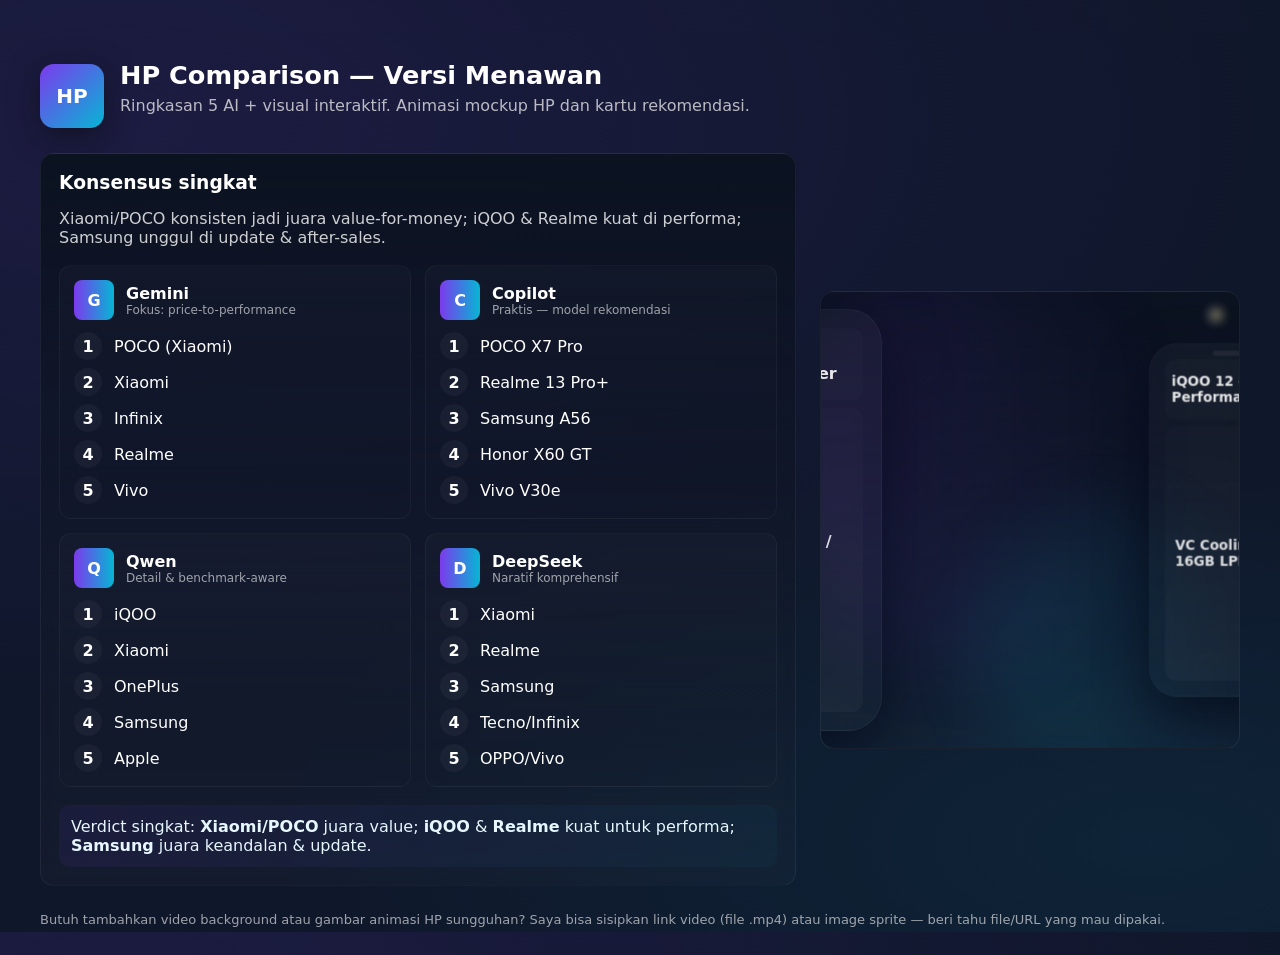
<file: html/hpcompare.html>
<!doctype html>
<html lang="id">
<head>
  <meta charset="utf-8" />
  <meta name="viewport" content="width=device-width,initial-scale=1" />
  <title>HP Comparison — Versi GPT-5 Thinking mini (Menawan)</title>
  <style>
    :root{
      --bg1:#0f172a; /* dark navy */
      --accent1:#7c3aed; /* purple */
      --accent2:#06b6d4; /* teal */
      --card:#0b1220;
      --glass: rgba(255,255,255,0.06);
      --glass-2: rgba(255,255,255,0.03);
      --glass-border: rgba(255,255,255,0.06);
      color-scheme: dark;
    }
    html,body{height:100%;margin:0;font-family:Inter, ui-sans-serif, system-ui, -apple-system, "Segoe UI", Roboto, "Helvetica Neue", Arial; background: radial-gradient(1200px 600px at 10% 10%, rgba(124,58,237,0.12), transparent), radial-gradient(900px 400px at 90% 90%, rgba(6,182,212,0.08), transparent), var(--bg1);}
    .wrap{max-width:1200px;margin:32px auto;padding:28px;}

    header{display:flex;gap:16px;align-items:center;}
    .logo{width:64px;height:64px;border-radius:14px;background:linear-gradient(135deg,var(--accent1),var(--accent2));display:flex;align-items:center;justify-content:center;color:white;font-weight:700;font-size:20px;box-shadow:0 8px 30px rgba(12,12,20,0.6);}
    h1{color:#fff;font-size:1.6rem;margin:0}
    p.lead{color:rgba(255,255,255,0.7);margin-top:6px}

    /* hero */
    .hero{display:grid;grid-template-columns:1fr 420px;gap:24px;margin-top:22px;align-items:center}
    .panel{background:linear-gradient(180deg, var(--card), rgba(255,255,255,0.02));border-radius:14px;padding:18px;border:1px solid var(--glass-border);backdrop-filter:blur(6px);}

    /* animated phone stage */
    .stage{height:420px;display:flex;align-items:center;justify-content:center;position:relative;overflow:hidden}

    /* floating & rotating subtle rings */
    .ring{position:absolute;border-radius:50%;filter:blur(40px);opacity:0.12}
    .ring.one{width:420px;height:420px;left:-60px;top:-40px;background:linear-gradient(90deg,var(--accent1),transparent)}
    .ring.two{width:280px;height:280px;right:-20px;bottom:-40px;background:linear-gradient(90deg,var(--accent2),transparent)}

    /* phone mockups */
    .phone-carousel{display:flex;gap:22px;align-items:center;transform-style:preserve-3d;perspective:1200px}
    .phone{width:200px;height:420px;border-radius:34px;background:linear-gradient(180deg, rgba(255,255,255,0.03), rgba(255,255,255,0.01));box-shadow:0 24px 60px rgba(2,6,23,0.6);position:relative;border:1px solid rgba(255,255,255,0.04);overflow:hidden;display:flex;flex-direction:column}
    .phone::after{content:'';position:absolute;left:50%;top:8px;transform:translateX(-50%);width:50px;height:6px;border-radius:3px;background:rgba(255,255,255,0.06)}
    .screen{flex:1;padding:18px;display:flex;flex-direction:column;gap:8px}
    .notch{height:6px}

    /* subtle animation for phones */
    @keyframes floaty{0%{transform:translateY(0) rotateY(-8deg) translateZ(0)}50%{transform:translateY(-12px) rotateY(8deg) translateZ(12px)}100%{transform:translateY(0) rotateY(-8deg) translateZ(0)}}
    .phone{animation:floaty 5s ease-in-out infinite}

    .phone .mock-app{height:56px;background:linear-gradient(90deg, rgba(255,255,255,0.02), rgba(255,255,255,0.01));border-radius:12px;padding:8px;color:rgba(255,255,255,0.9);font-weight:600;display:flex;align-items:center;gap:10px}
    .mock-screen{flex:1;background:linear-gradient(180deg, rgba(255,255,255,0.01), rgba(255,255,255,0.03));border-radius:12px;padding:12px;display:flex;align-items:center;justify-content:center;color:rgba(255,255,255,0.85);font-weight:700}

    /* carousel controls */
    .controls{display:flex;gap:10px;justify-content:center;margin-top:14px}
    .dot{width:10px;height:10px;border-radius:50%;background:rgba(255,255,255,0.12);cursor:pointer}
    .dot.active{background:linear-gradient(90deg,var(--accent1),var(--accent2));box-shadow:0 6px 20px rgba(124,58,237,0.18)}

    /* ai-cards */
    .ai-grid{display:grid;grid-template-columns:repeat(2,1fr);gap:14px}
    .ai-card{padding:14px;border-radius:12px;background:linear-gradient(180deg, rgba(255,255,255,0.02), transparent);border:1px solid rgba(255,255,255,0.04);transition:transform .25s, box-shadow .25s}
    .ai-card:hover{transform:translateY(-8px);box-shadow:0 30px 60px rgba(2,6,23,0.6)}
    .ai-title{display:flex;align-items:center;gap:12px}
    .ai-badge{width:40px;height:40px;border-radius:8px;background:linear-gradient(90deg,var(--accent1),var(--accent2));color:white;display:flex;align-items:center;justify-content:center;font-weight:700}
    .ranking{margin-top:12px;display:flex;flex-direction:column;gap:8px}
    .rank-item{display:flex;align-items:center;gap:12px}
    .rank-num{width:28px;height:28px;border-radius:50%;background:rgba(255,255,255,0.04);display:flex;align-items:center;justify-content:center;font-weight:700}

    /* insight box */
    .insight{margin-top:18px;padding:12px;border-radius:10px;background:linear-gradient(90deg, rgba(124,58,237,0.08), rgba(6,182,212,0.04));color:#e6f7ff}

    footer{margin-top:26px;color:rgba(255,255,255,0.6);font-size:13px}

    /* responsive */
    @media (max-width:980px){.hero{grid-template-columns:1fr}.ai-grid{grid-template-columns:1fr}.phone-carousel{transform:scale(.86)}}

    /* small sparkle animation */
    .sparkle{position:absolute;right:18px;top:18px;width:10px;height:10px;background:linear-gradient(90deg,#fff,#ffd966);border-radius:50%;filter:blur(6px);opacity:0.9;animation:blink 2s infinite}
    @keyframes blink{0%{opacity:.1;transform:scale(.7)}50%{opacity:1;transform:scale(1.4)}100%{opacity:.1;transform:scale(.7)}}

  </style>
</head>
<body>
  <div class="wrap">
    <header>
      <div class="logo">HP</div>
      <div>
        <h1>HP Comparison — Versi Menawan</h1>
        <p class="lead">Ringkasan 5 AI + visual interaktif. Animasi mockup HP dan kartu rekomendasi.</p>
      </div>
    </header>

    <section class="hero">
      <div class="panel">
        <h3 style="color:#fff;margin:0 0 8px 0">Konsensus singkat</h3>
        <p style="color:rgba(255,255,255,0.8)">Xiaomi/POCO konsisten jadi juara value-for-money; iQOO & Realme kuat di performa; Samsung unggul di update & after-sales.</p>

        <div style="margin-top:18px" class="ai-grid">
          <div class="ai-card">
            <div class="ai-title"><div class="ai-badge">G</div><div><strong>Gemini</strong><div style="font-size:12px;color:rgba(255,255,255,0.6)">Fokus: price-to-performance</div></div></div>
            <div class="ranking">
              <div class="rank-item"><div class="rank-num">1</div><div>POCO (Xiaomi)</div></div>
              <div class="rank-item"><div class="rank-num">2</div><div>Xiaomi</div></div>
              <div class="rank-item"><div class="rank-num">3</div><div>Infinix</div></div>
              <div class="rank-item"><div class="rank-num">4</div><div>Realme</div></div>
              <div class="rank-item"><div class="rank-num">5</div><div>Vivo</div></div>
            </div>
          </div>

          <div class="ai-card">
            <div class="ai-title"><div class="ai-badge">C</div><div><strong>Copilot</strong><div style="font-size:12px;color:rgba(255,255,255,0.6)">Praktis — model rekomendasi</div></div></div>
            <div class="ranking">
              <div class="rank-item"><div class="rank-num">1</div><div>POCO X7 Pro</div></div>
              <div class="rank-item"><div class="rank-num">2</div><div>Realme 13 Pro+</div></div>
              <div class="rank-item"><div class="rank-num">3</div><div>Samsung A56</div></div>
              <div class="rank-item"><div class="rank-num">4</div><div>Honor X60 GT</div></div>
              <div class="rank-item"><div class="rank-num">5</div><div>Vivo V30e</div></div>
            </div>
          </div>

          <div class="ai-card">
            <div class="ai-title"><div class="ai-badge">Q</div><div><strong>Qwen</strong><div style="font-size:12px;color:rgba(255,255,255,0.6)">Detail & benchmark-aware</div></div></div>
            <div class="ranking">
              <div class="rank-item"><div class="rank-num">1</div><div>iQOO</div></div>
              <div class="rank-item"><div class="rank-num">2</div><div>Xiaomi</div></div>
              <div class="rank-item"><div class="rank-num">3</div><div>OnePlus</div></div>
              <div class="rank-item"><div class="rank-num">4</div><div>Samsung</div></div>
              <div class="rank-item"><div class="rank-num">5</div><div>Apple</div></div>
            </div>
          </div>

          <div class="ai-card">
            <div class="ai-title"><div class="ai-badge">D</div><div><strong>DeepSeek</strong><div style="font-size:12px;color:rgba(255,255,255,0.6)">Naratif komprehensif</div></div></div>
            <div class="ranking">
              <div class="rank-item"><div class="rank-num">1</div><div>Xiaomi</div></div>
              <div class="rank-item"><div class="rank-num">2</div><div>Realme</div></div>
              <div class="rank-item"><div class="rank-num">3</div><div>Samsung</div></div>
              <div class="rank-item"><div class="rank-num">4</div><div>Tecno/Infinix</div></div>
              <div class="rank-item"><div class="rank-num">5</div><div>OPPO/Vivo</div></div>
            </div>
          </div>
        </div>

        <div class="insight">Verdict singkat: <strong>Xiaomi/POCO</strong> juara value; <strong>iQOO</strong> & <strong>Realme</strong> kuat untuk performa; <strong>Samsung</strong> juara keandalan & update.</div>

      </div>

      <div class="panel stage">
        <div class="ring one"></div>
        <div class="ring two"></div>
        <div class="phone-carousel" id="carousel">
          <div class="phone" data-title="POCO F6">
            <div class="screen">
              <div class="mock-app">POCO F6 — Flagship Killer</div>
              <div class="mock-screen">Snapdragon / AMOLED / 120Hz</div>
            </div>
          </div>

          <div class="phone" data-title="iQOO 12">
            <div class="screen">
              <div class="mock-app">iQOO 12 — Performance</div>
              <div class="mock-screen">VC Cooling / 16GB LPDDR5X</div>
            </div>
          </div>

          <div class="phone" data-title="Samsung A56">
            <div class="screen">
              <div class="mock-app">Samsung A56 — Reliable</div>
              <div class="mock-screen">AMOLED / Long Updates</div>
            </div>
          </div>
        </div>

        <div class="controls" id="dots"></div>
        <div class="sparkle"></div>
      </div>
    </section>

    <footer>Butuh tambahkan video background atau gambar animasi HP sungguhan? Saya bisa sisipkan link video (file .mp4) atau image sprite — beri tahu file/URL yang mau dipakai.</footer>
  </div>

  <script>
    // simple carousel state
    const phones = Array.from(document.querySelectorAll('.phone'));
    const dots = document.getElementById('dots');
    let idx = 0;

    function render(){
      phones.forEach((p,i)=>{
        const offset = i - idx;
        const z = 100 - Math.abs(offset) * 20;
        p.style.transform = `translateX(${offset * 240}px) translateZ(${ -Math.abs(offset) * 60 }px) scale(${1 - Math.abs(offset) * 0.12})`;
        p.style.opacity = (Math.abs(offset) > 2)? 0 : 1;
        p.style.zIndex = z;
      });
      // dots
      dots.innerHTML = '';
      phones.forEach((_,i)=>{
        const d = document.createElement('div'); d.className = 'dot' + (i===idx? ' active':''); d.onclick = ()=>{ idx = i; render(); }
        dots.appendChild(d);
      });
    }
    render();

    // auto-cycle
    setInterval(()=>{ idx = (idx + 1) % phones.length; render(); }, 3200);
  </script>
</body>
</html>
</file>
